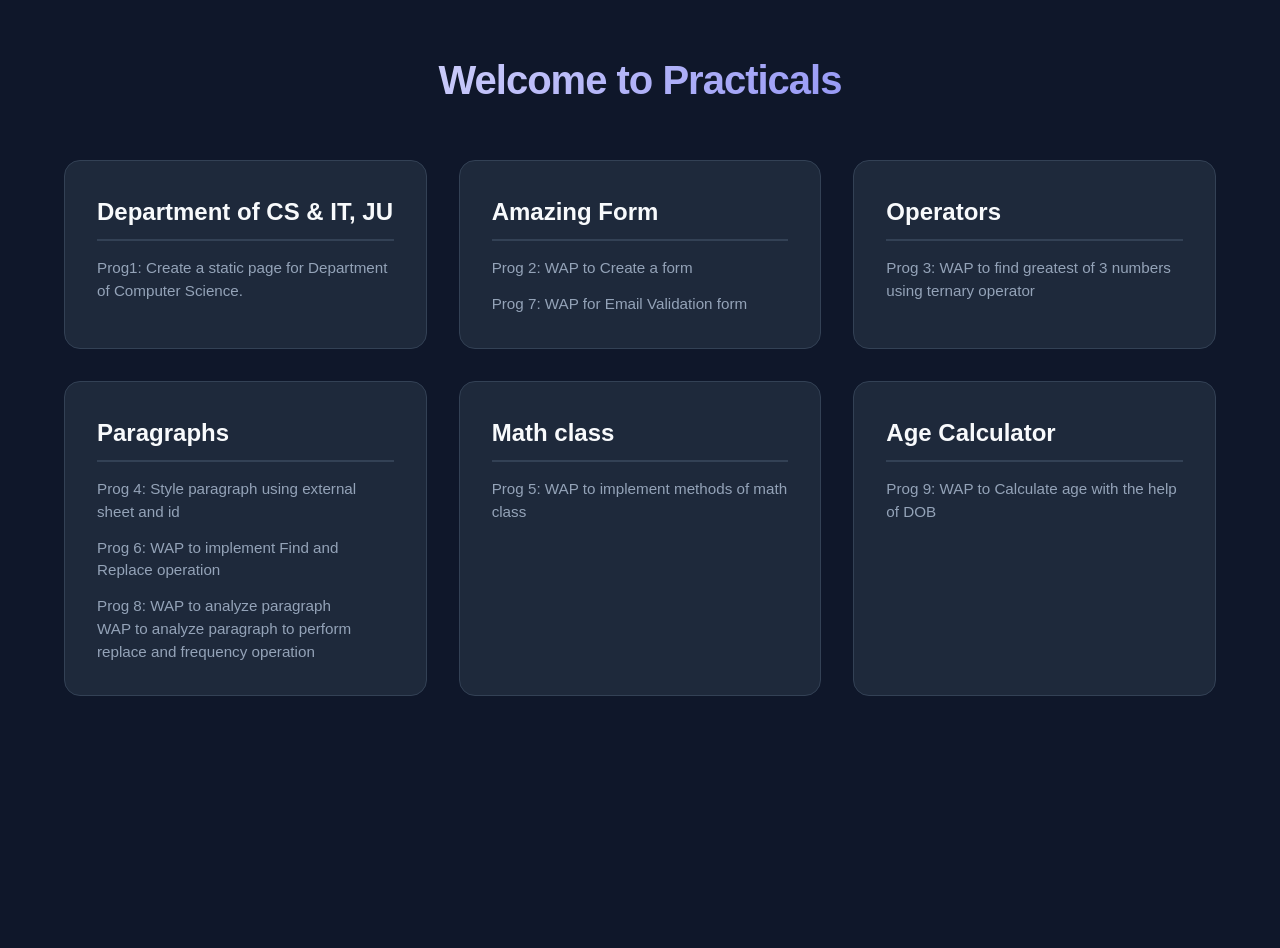
<file: index.html>
<!DOCTYPE html>
<html lang="en">
<head>
    <meta charset="UTF-8">
    <meta name="viewport" content="width=device-width, initial-scale=1.0">
    <link rel="stylesheet" href="style.css">
    <title>Practicals</title>
</head>
<body>
    
    <h1>Welcome to Practicals</h1>

    <div class="linksContainer">
        <a href="./ProgramsPages/Department/index.html">
            <h2>Department of CS & IT, JU</h2>
            <p>Prog1: Create a static page for Department of Computer Science.</p>
        </a>

        <a href="./ProgramsPages/Form/index.html">
            <h2>Amazing Form</h2>
            <p>Prog 2: WAP to Create a form</p>
            <p>Prog 7: WAP for Email Validation form</p>
        </a>

        <a href="./ProgramsPages/Operators/index.html">
            <h2>Operators</h2>
            <p>Prog 3: WAP to find greatest of 3 numbers using ternary operator</p>
        </a>

        <a href="./ProgramsPages/Paragraphs/index.html">
            <h2>Paragraphs</h2>
            <p>Prog 4: Style paragraph using external sheet and id</p>
            <p>Prog 6: WAP to implement Find and Replace operation</p>
            <p>
                Prog 8: WAP to analyze paragraph
                <br>
                WAP to analyze paragraph to perform replace and frequency operation
            </p>
            
        </a>

        <a href="./ProgramsPages/MathClass/index.html">
            <h2>Math class</h2>
            <p>Prog 5: WAP to implement methods of math class</p>
        </a>

        <a href="./ProgramsPages/AgeCalculator/index.html">
            <h2>Age Calculator</h2>
            <p>Prog 9: WAP to Calculate age with the help of DOB</p>
        </a>
    </div>

    <!-- <script src="script.js"></script> -->
</body>
</html>
</file>
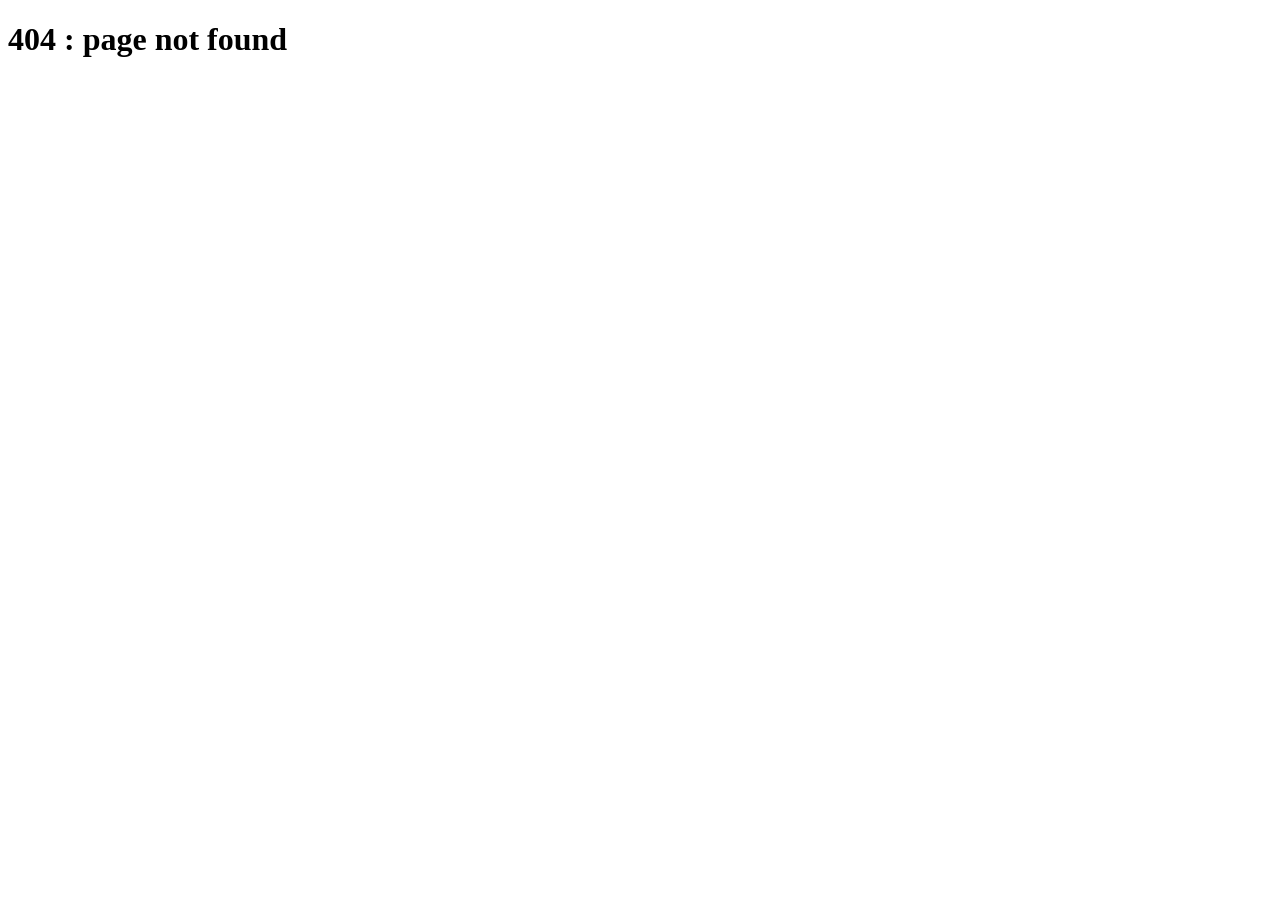
<file: ProgramsPages/index.html>
<!DOCTYPE html>
<html lang="en">
<head>
    <meta charset="UTF-8">
    <meta name="viewport" content="width=device-width, initial-scale=1.0">
    <title>404</title>
</head>
<body>
    <h1>404 : page not found</h1>
</body>
</html>
</file>
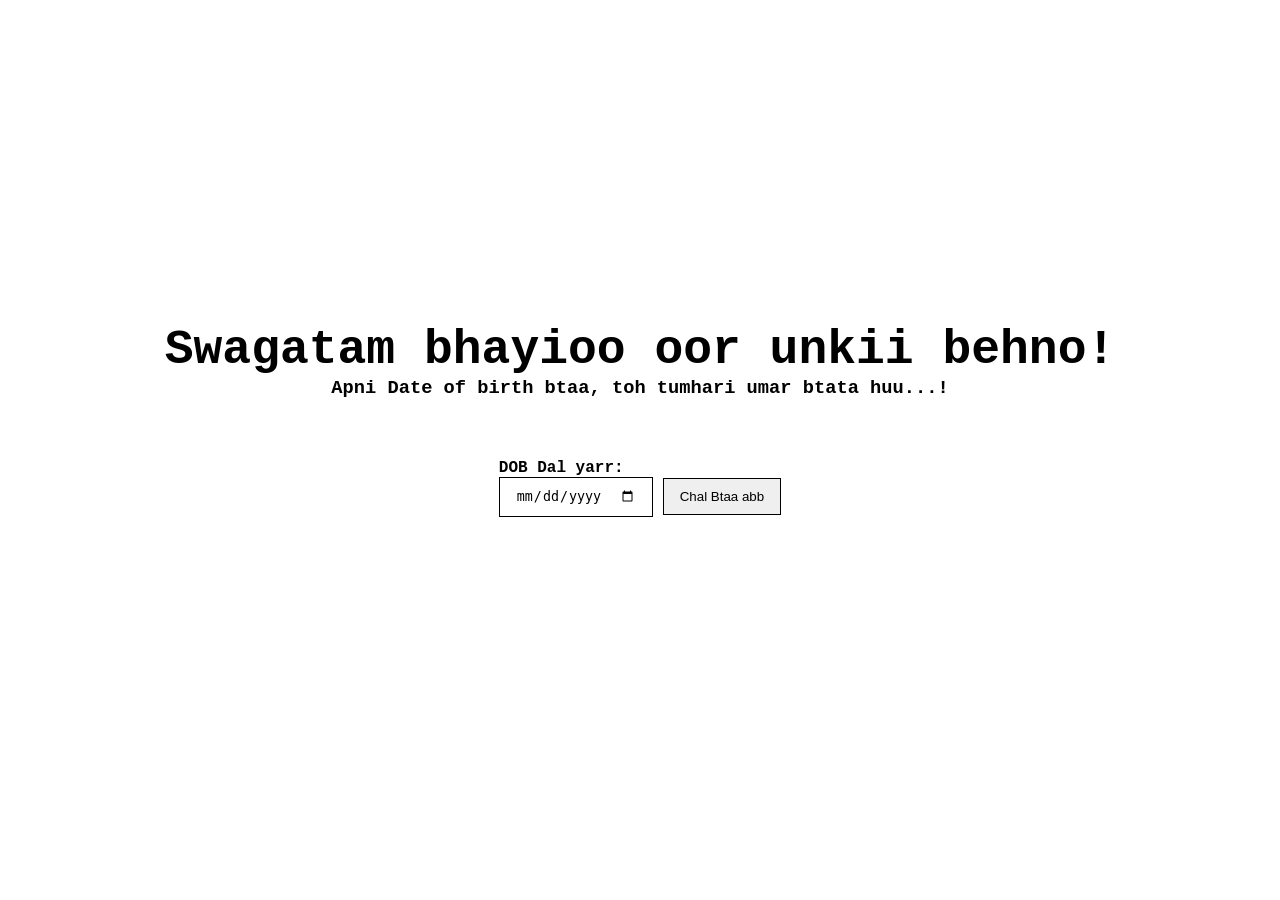
<file: ProgramsPages/AgeCalculator/index.html>
<!DOCTYPE html>
<html lang="en">
<head>
    <meta charset="UTF-8">
    <meta name="viewport" content="width=device-width, initial-scale=1.0">
    <link rel="stylesheet" href="style.css">
    <title>Age Calculator</title>
</head>
<body>
    <div>
        <h1>Swagatam bhayioo oor unkii behno!</h1>
        <h3>Apni Date of birth btaa, toh tumhari umar btata huu...!</h3>
    </div>

    <form id="dobForm">
        <h4>DOB Dal yarr:</h4>
        <input type="date" name="dateOfBirth" id="dobInput">

        <input type="submit" value="Chal Btaa abb">
    </form>

    <h4 id="ageDisplay"></h4>
    <button id="ResetButton">Theek hai jiii</button>

    <script src="script.js"></script>
</body>
</html>
</file>
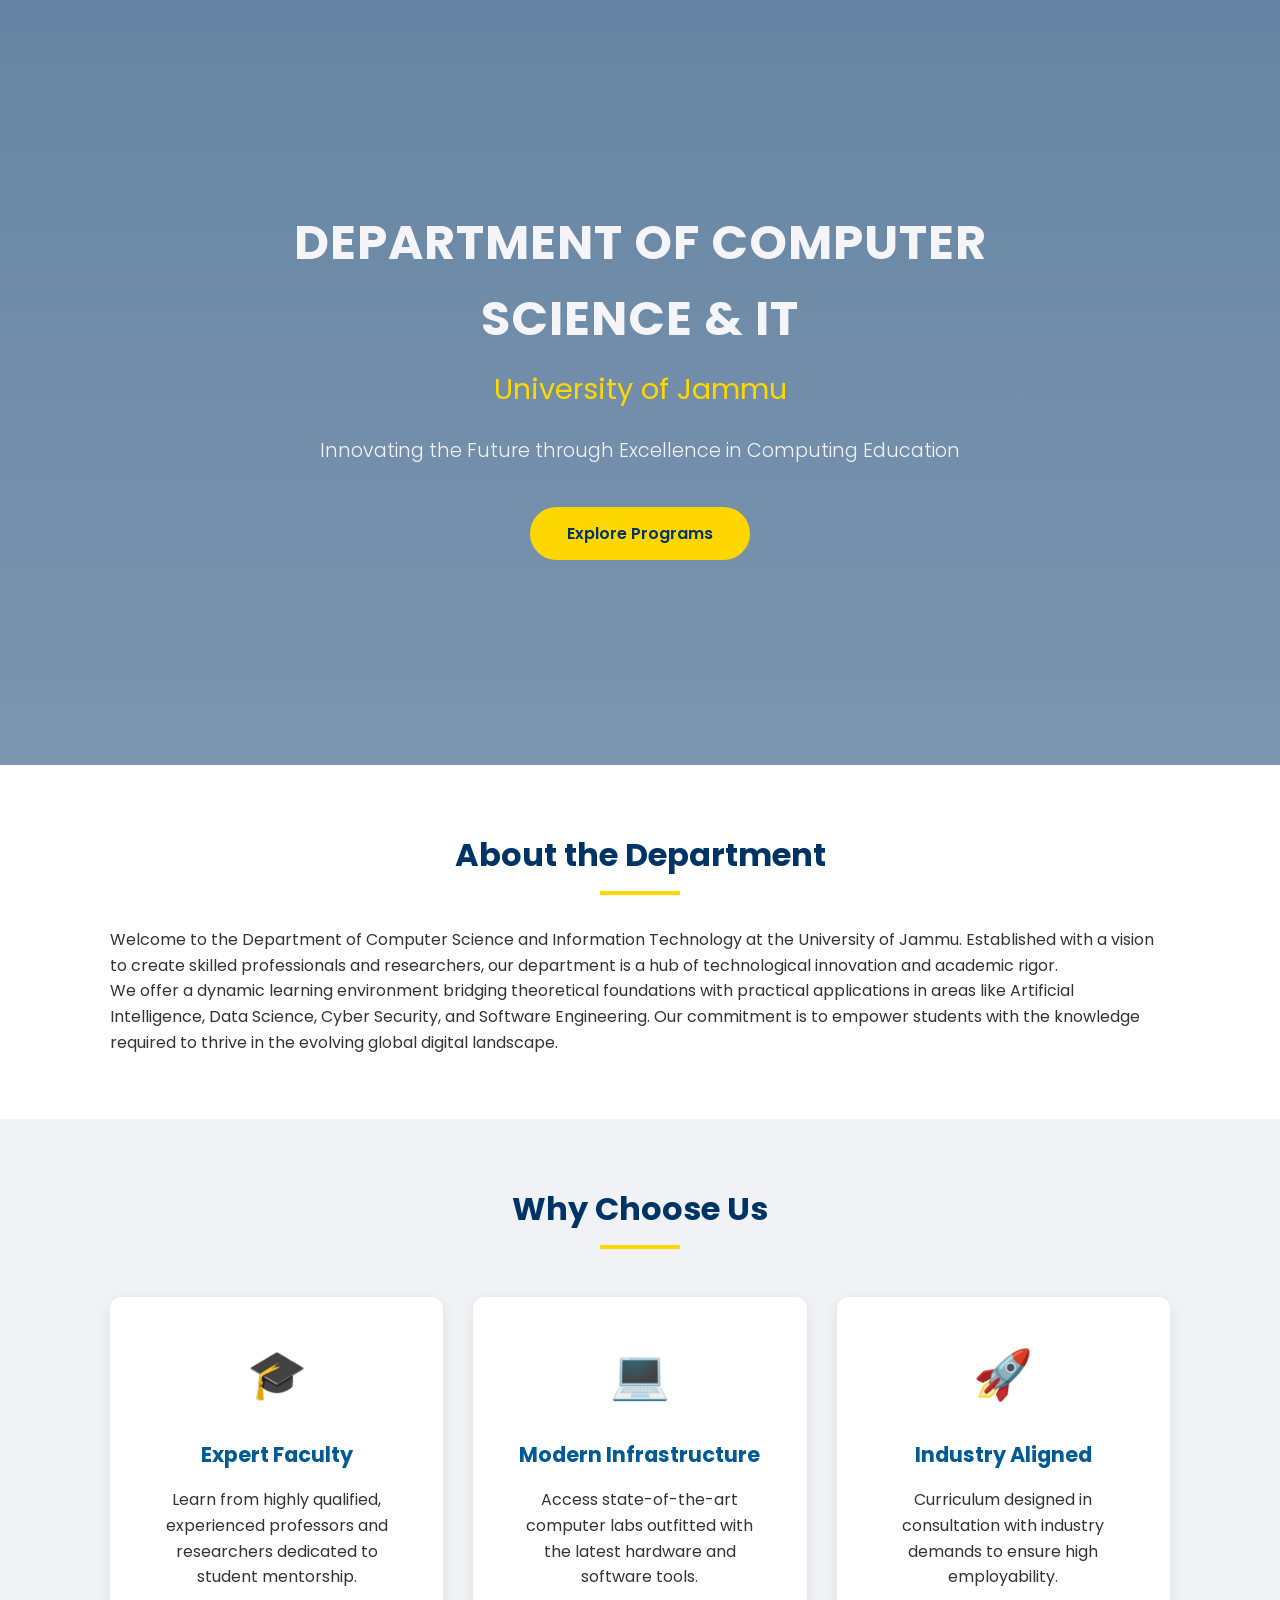
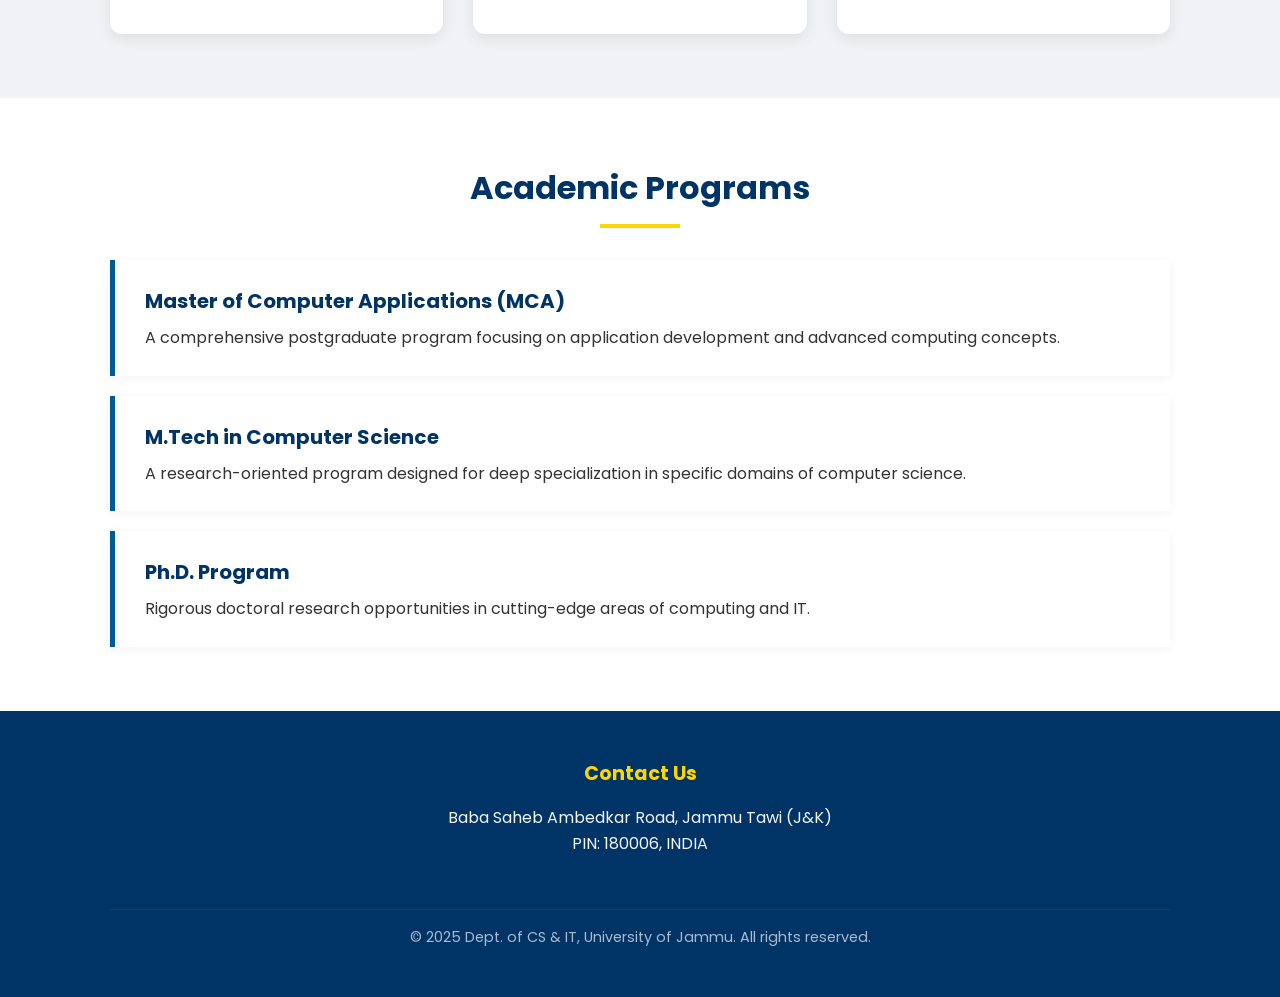
<file: ProgramsPages/Department/index.html>
<!DOCTYPE html>
<html lang="en">
<head>
    <meta charset="UTF-8">
    <meta name="viewport" content="width=device-width, initial-scale=1.0">
    <title>Dept. of CS & IT | University of Jammu</title>
    <link rel="stylesheet" href="style.css">
    <link href="https://fonts.googleapis.com/css2?family=Poppins:wght@300;400;600;700&display=swap" rel="stylesheet">
</head>
<body>

    <header class="hero-section">
        <div class="hero-content">
            <h1>Department of Computer Science & IT</h1>
            <h2>University of Jammu</h2>
            <p class="tagline">Innovating the Future through Excellence in Computing Education</p>
            <a href="#programs" class="btn-primary">Explore Programs</a>
        </div>
    </header>

    <main>
        <section id="about" class="section-container">
            <div class="content-wrapper">
                <h3 class="section-title">About the Department</h3>
                <p>Welcome to the Department of Computer Science and Information Technology at the University of Jammu. Established with a vision to create skilled professionals and researchers, our department is a hub of technological innovation and academic rigor.</p>
                <p>We offer a dynamic learning environment bridging theoretical foundations with practical applications in areas like Artificial Intelligence, Data Science, Cyber Security, and Software Engineering. Our commitment is to empower students with the knowledge required to thrive in the evolving global digital landscape.</p>
            </div>
        </section>

        <section id="highlights" class="section-container bg-light">
            <div class="content-wrapper center-text">
                <h3 class="section-title">Why Choose Us</h3>
                
                <div class="grid-3">
                    <div class="feature-card">
                        <div class="icon">🎓</div>
                        <h4>Expert Faculty</h4>
                        <p>Learn from highly qualified, experienced professors and researchers dedicated to student mentorship.</p>
                    </div>
                    <div class="feature-card">
                        <div class="icon">💻</div>
                        <h4>Modern Infrastructure</h4>
                        <p>Access state-of-the-art computer labs outfitted with the latest hardware and software tools.</p>
                    </div>
                    <div class="feature-card">
                        <div class="icon">🚀</div>
                        <h4>Industry Aligned</h4>
                        <p>Curriculum designed in consultation with industry demands to ensure high employability.</p>
                    </div>
                </div>
            </div>
        </section>

        <section id="programs" class="section-container">
            <div class="content-wrapper">
                 <h3 class="section-title">Academic Programs</h3>
                 <div class="programs-grid">
                     <div class="program-box">
                         <h4>Master of Computer Applications (MCA)</h4>
                         <p>A comprehensive postgraduate program focusing on application development and advanced computing concepts.</p>
                     </div>
                     <div class="program-box">
                         <h4>M.Tech in Computer Science</h4>
                         <p>A research-oriented program designed for deep specialization in specific domains of computer science.</p>
                     </div>
                     <div class="program-box">
                         <h4>Ph.D. Program</h4>
                         <p>Rigorous doctoral research opportunities in cutting-edge areas of computing and IT.</p>
                     </div>
                 </div>
            </div>
        </section>
    </main>

    <footer>
        <div class="content-wrapper footer-content">
            <div>
                <h5>Contact Us</h5>
                <p>Baba Saheb Ambedkar Road, Jammu Tawi (J&K)</p>
                <p>PIN: 180006, INDIA</p>
            </div>
            <div class="copyright">
                <p>&copy; 2025 Dept. of CS & IT, University of Jammu. All rights reserved.</p>
            </div>
        </div>
    </footer>

</body>
</html>
</file>
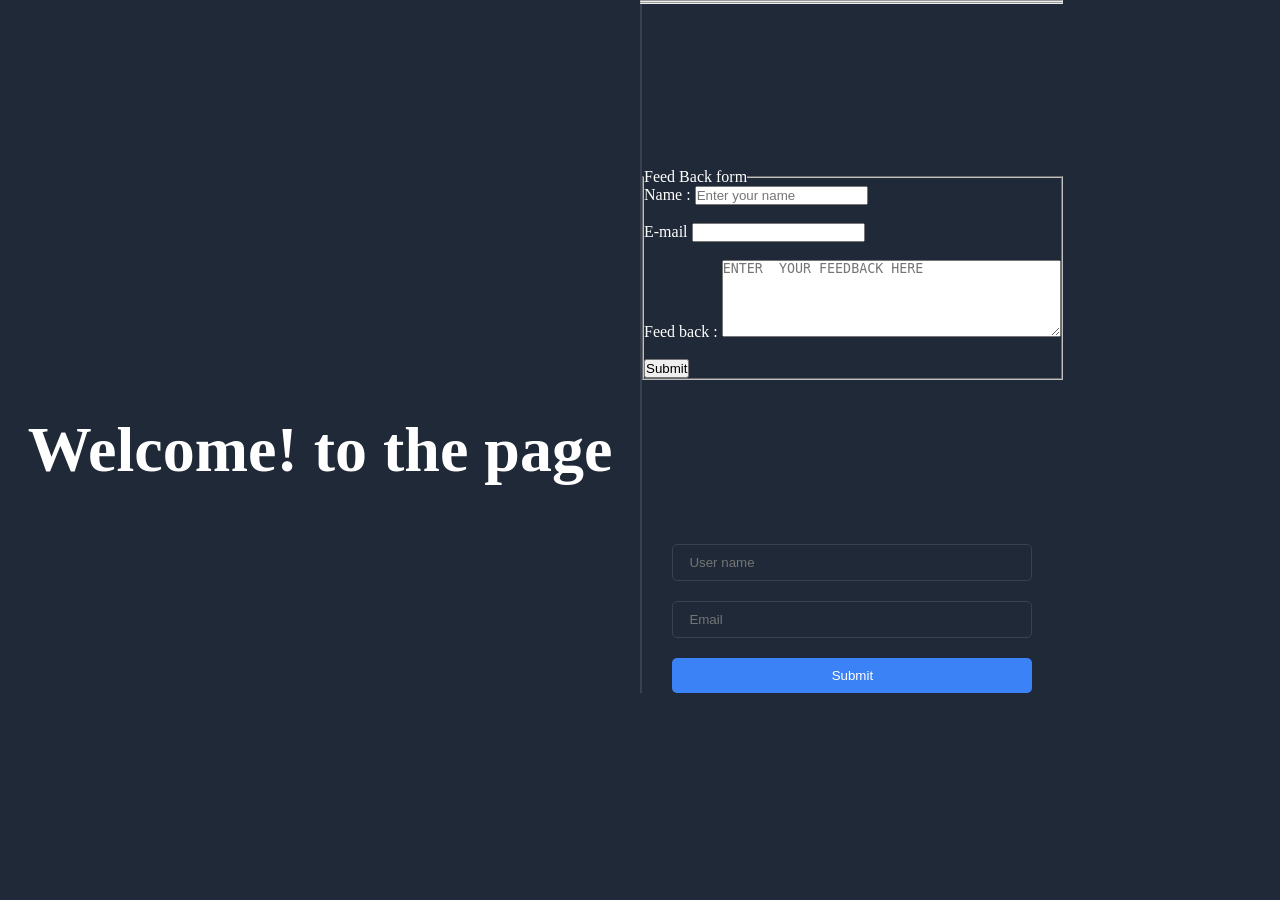
<file: ProgramsPages/Form/index.html>
<!DOCTYPE html>
<html lang="en">

<head>
    <meta charset="UTF-8">
    <meta name="viewport" content="width=device-width, initial-scale=1.0">
    <link rel="stylesheet" href="style.css">
    <title>Email Validation Form</title>
</head>

<body>
    <div>
        <h1>Welcome! to the page </h1>
    </div>

    <section>
        <hr>
        <hr>
    <form action="">
        <fieldset>
            <legend>Feed Back form</legend>
            <label for="Name">Name :</label>
            <input type="text" name="Name" required placeholder="Enter your name">
            <br><br>
            <label for="E-mail">E-mail</label>
            <input type="email" name="E-mail" required placehold="enter your E-mail address">
            <br><br>
            <label for="Feedback">Feed back :</label>
            <textarea name="Feedback" id="Feedback" rows="5" cols="40" placeholder="ENTER  YOUR FEEDBACK HERE"></textarea>
            <br><br>
            <button>Submit</button>
        </fieldset>
    </form>
        <div>
            <form>
                <div>
                    <div>
                        <input type="text" name="userName" placeholder="User name">
                    </div>
                    <div>
                        <input type="email" name="email" id="email" placeholder="Email">
                    </div>

                    <button>Submit</button>
                </div>
            </form>
        </div>
    </section>
    <script src="script.js"></script>
</body>

</html>
</file>
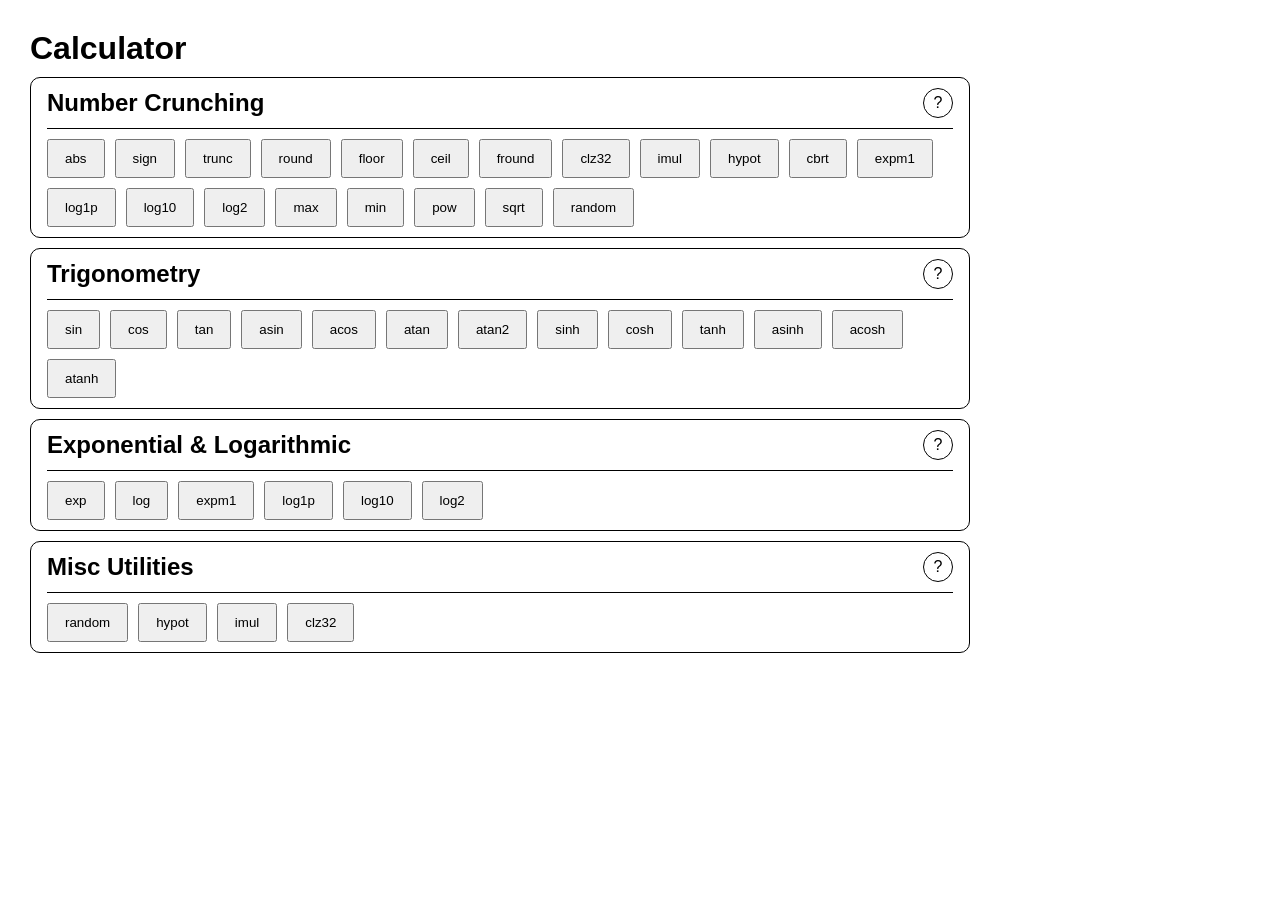
<file: ProgramsPages/MathClass/index.html>
<!DOCTYPE html>
<html lang="en">
<head>
    <meta charset="UTF-8">
    <meta name="viewport" content="width=device-width, initial-scale=1.0">
    <link rel="stylesheet" href="style.css">
    <title>Math class</title>
</head>
<body>
    <h1>Calculator</h1>

    <div id="operations">
        <div>
            <div class="header">
                <h2>Number Crunching</h2>
                <span>?</span>
            </div>
            <div class="methodButtons" id="NumberCrunching">
            </div>
        </div>

        <div>
            <div class="header">
                <h2>Trigonometry</h2>
                <span>?</span>
            </div>
            <div class="methodButtons" id="Trigonometry">
            </div>
        </div>

        <div>
            <div class="header">
                <h2>Exponential & Logarithmic</h2>
                <span>?</span>
            </div>
            <div class="methodButtons" id="Exponential_N_Logarithmic">
            </div>
        </div>

        <div>
            <div class="header">
                <h2>Misc Utilities</h2>
                <span>?</span>
            </div>
            <div class="methodButtons" id="MiscUtilities">
            </div>
        </div>
    </div>


    <div id="inputFieldsContainer">
       <div id="inputs">

       </div>

        <div class="buttonsContainer">
            <button id="addField_btn" onclick="addInputField()">+</button>
            <button id="calculate_btn">calculate</button>
        </div>
    </div>

    <script src="script.js"></script>
</body>
</html>
</file>
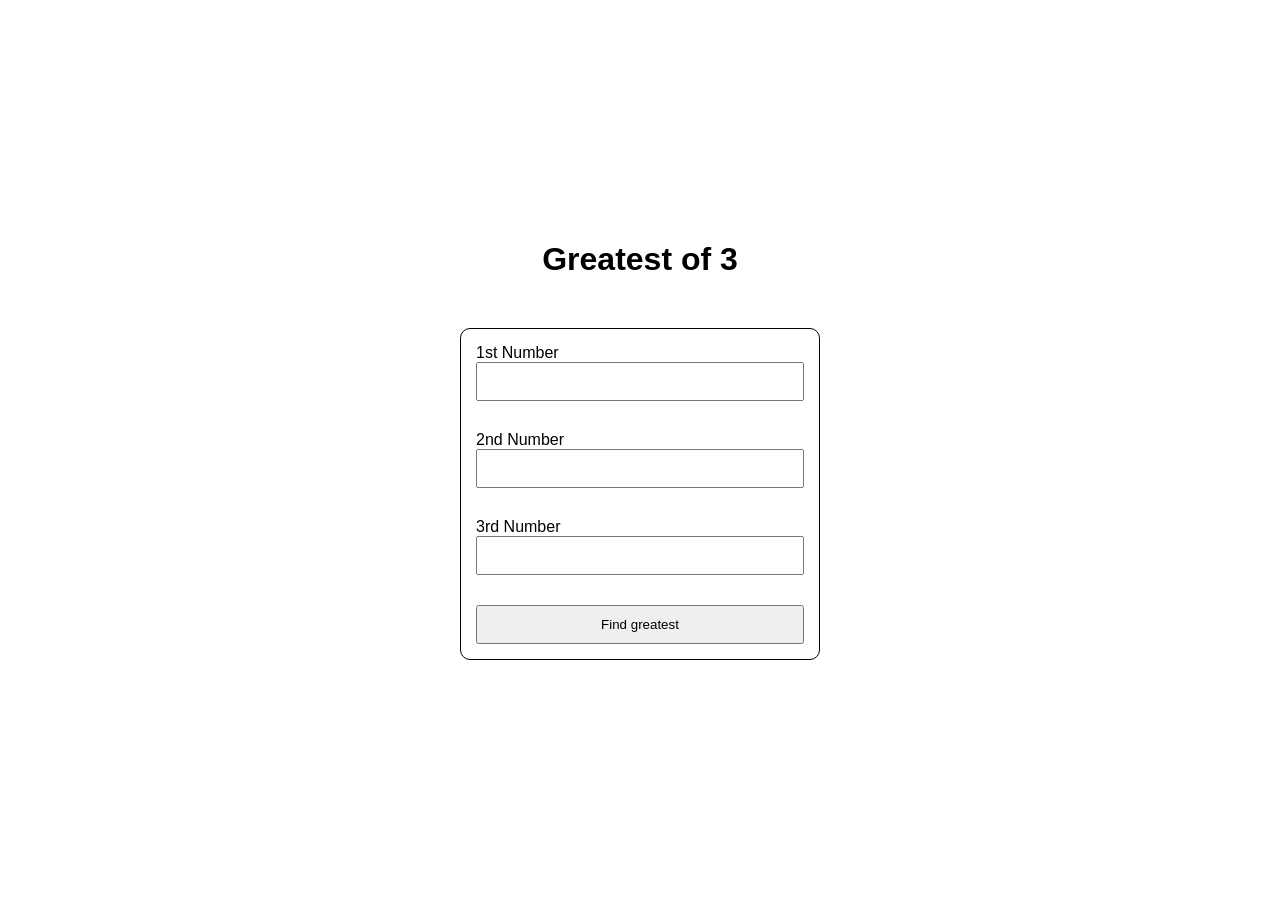
<file: ProgramsPages/Operators/index.html>
<!DOCTYPE html>
<html lang="en">
<head>
    <meta charset="UTF-8">
    <meta name="viewport" content="width=device-width, initial-scale=1.0">
    <link rel="stylesheet" href="style.css">
    <title>Operator</title>
</head>
<body>
    <h1>Greatest of 3</h1>

    <form id="form">    
        <div>
            1st Number
            <input type="number">
        </div>
        <div>
            2nd Number
            <input type="number">
        </div>
         <div>
            3rd Number
            <input type="number">
        </div>
        <button type="submit">Find greatest</button>
    </form>

    <script src="script.js"></script>
</body>
</html>
</file>
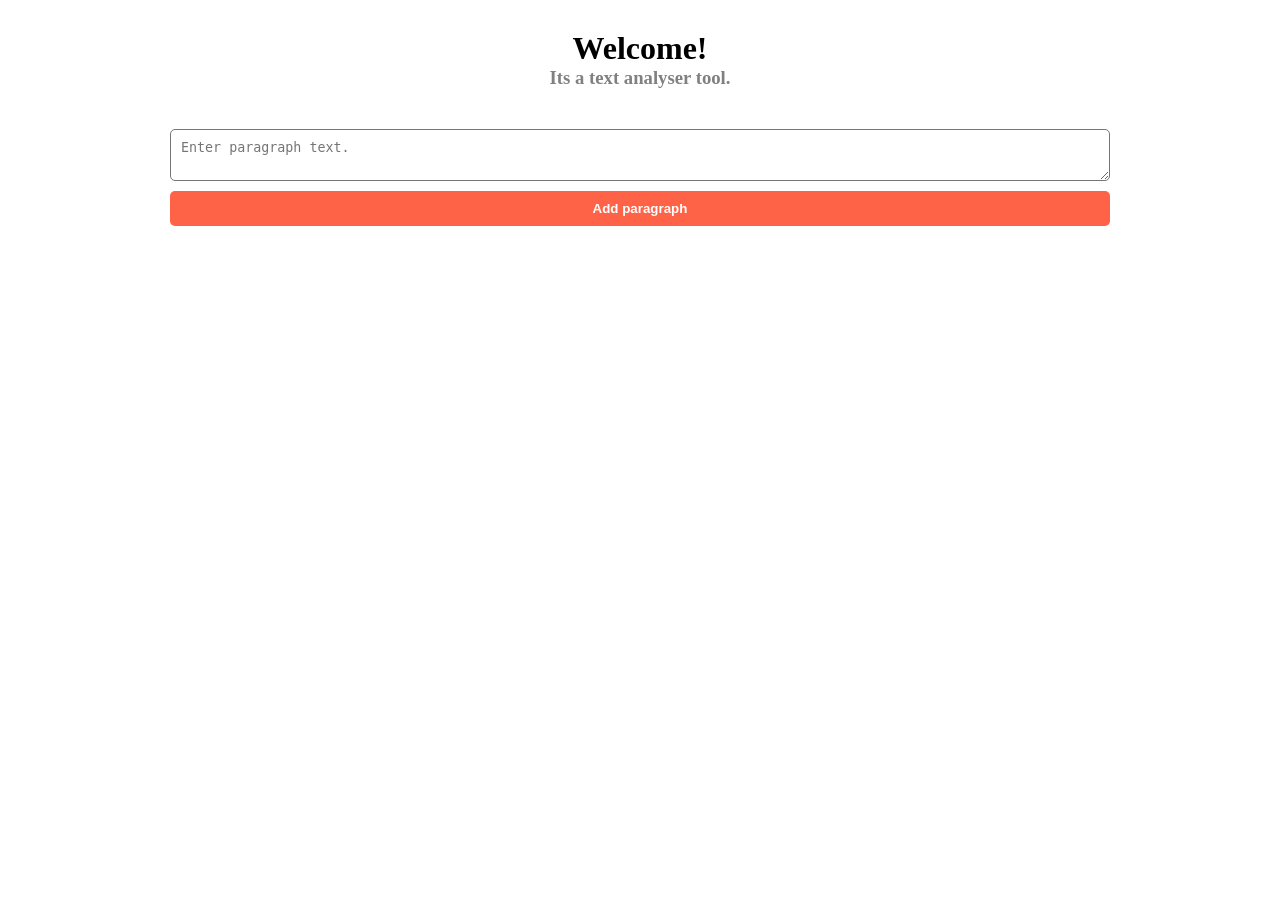
<file: ProgramsPages/Paragraphs/index.html>
<!DOCTYPE html>
<html lang="en">
<head>
    <meta charset="UTF-8">
    <meta name="viewport" content="width=device-width, initial-scale=1.0">
    <link rel="stylesheet" href="style.css">
    <title>Text analysis</title>
</head>
<body>

    <header>
        <h1>Welcome!</h1>
        <h3>Its a text analyser tool.</h3>
    </header>

    <div id="paragraphContainer">
        <p id="paragraph">
        </p>

        <div id="find_replace_container">
            <div>
                <div class="inputSet">
                    <input type="text" id="findField">
                    <button id="findBtn">Find</button>
                </div>
                <span id="frequencyCount"></span>
            </div>

            <div id="replaceFieldset_container">
                <div class="inputSet">
                    <input type="text" id="replaceField">
                    <button id="replaceBtn">Replace All</button>
                </div>
            </div>
        </div>
    </div>

    <div id="form">
        <textarea name="" id="textarea_para" placeholder="Enter paragraph text."></textarea>

        <button type="submit" id="addParagraph">Add paragraph</button>
    </div>

    <script src="script.js"></script>
</body>
</html>
</file>
<file: style.css>
/* 1. Base Setup & Variables */
:root {
    --bg-color: #0f172a;       /* Dark Navy Background */
    --card-bg: #1e293b;        /* Lighter Navy for Cards */
    --text-primary: #f8fafc;   /* White-ish text */
    --text-secondary: #94a3b8; /* Muted grey text */
    --accent-color: #6366f1;   /* Indigo Accent */
    --accent-glow: #818cf8;    /* Lighter accent for hover */
    --card-border: #334155;    /* Subtle border */
    --font-main: 'Segoe UI', Tahoma, Geneva, Verdana, sans-serif;
}

* {
    margin: 0;
    padding: 0;
    box-sizing: border-box;
}

body {
    background-color: var(--bg-color);
    font-family: var(--font-main);
    color: var(--text-primary);
    line-height: 1.6;
    min-height: 100vh;
    padding-bottom: 50px; /* Space at bottom */
}

/* 2. Main Heading Styling */
h1 {
    text-align: center;
    margin: 3rem 0;
    font-size: 2.5rem;
    font-weight: 700;
    /* Create a text gradient */
    background: linear-gradient(135deg, #fff 0%, var(--accent-color) 100%);
    -webkit-background-clip: text;
    -webkit-text-fill-color: transparent;
    letter-spacing: -1px;
}

/* 3. Grid Container Styling */
.linksContainer {
    display: grid;
    /* Responsive columns: creates as many columns as will fit, min width 320px */
    grid-template-columns: repeat(auto-fit, minmax(320px, 1fr));
    gap: 2rem;
    max-width: 1200px;
    margin: 0 auto;
    padding: 0 1.5rem;
}

/* 4. Card (Anchor) Styling */
.linksContainer a {
    background-color: var(--card-bg);
    border: 1px solid var(--card-border);
    border-radius: 16px;
    padding: 2rem;
    text-decoration: none; /* Remove underline */
    transition: all 0.3s ease;
    display: flex;
    flex-direction: column;
    position: relative;
    overflow: hidden;
}

/* Card Heading (h2) */
.linksContainer a h2 {
    color: var(--text-primary);
    font-size: 1.5rem;
    margin-bottom: 1rem;
    border-bottom: 2px solid var(--card-border);
    padding-bottom: 0.5rem;
    transition: color 0.3s ease, border-color 0.3s ease;
}

/* Card Text (p) */
.linksContainer a p {
    color: var(--text-secondary);
    font-size: 0.95rem;
    margin-bottom: 0.8rem;
    line-height: 1.5;
}

/* Last paragraph shouldn't have margin bottom */
.linksContainer a p:last-child {
    margin-bottom: 0;
}

/* 5. Hover Effects (The "Amazing" Part) */

/* Lift the card up */
.linksContainer a:hover {
    border-color: var(--accent-color);
    box-shadow: 0 1px 25px -10px rgba(99, 102, 241, 0.3); 
}

/* Change heading color on hover */
.linksContainer a:hover h2 {
    color: var(--accent-glow);
    border-color: var(--accent-color);
}
</file>
<file: ProgramsPages/AgeCalculator/style.css>
* {
    margin: 0;
    padding: 0;
    box-sizing: border-box;
}


body{
    font-family: 'Courier New', Courier, monospace;
    display: flex;
    flex-direction: column;
    align-items: center;
    justify-content: center;
    gap: 60px;
    height: 100vh;

    & > div{
        text-align: center;
    }
}

h1{
    font-size: 3rem;
}

form input{
    border: 1px solid;
    padding: 10px 16px;
    text-align: left;

}

#ageDisplay{
    text-align: center;
}

#ResetButton{
    display: none;
    padding: 10px 16px;
}
</file>
<file: ProgramsPages/Department/style.css>
/* --- CSS Reset and Variables --- */
:root {
    --primary-color: #003366;   /* Deep University Blue */
    --secondary-color: #005b96; /* Lighter blue for accents */
    --accent-gold: #FFD700;     /* Gold for highlights */
    --text-dark: #333333;       /* Standard dark text */
    --text-light: #f4f4f9;      /* Off-white text */
    --bg-light: #f0f2f5;        /* Light gray background */
    --font-stack: 'Poppins', sans-serif; 
}

* {
    margin: 0;
    padding: 0;
    box-sizing: border-box;
}

html {
    scroll-behavior: smooth;
}

body {
    font-family: var(--font-stack);
    line-height: 1.6;
    color: var(--text-dark);
    background-color: #ffffff;
}

/* --- Utility Classes --- */
.content-wrapper {
    max-width: 1100px;
    margin: 0 auto;
    padding: 0 20px;
}

.section-container {
    padding: 4rem 0;
}

.bg-light {
    background-color: var(--bg-light);
}

.center-text {
    text-align: center;
}

.section-title {
    font-size: 2rem;
    color: var(--primary-color);
    margin-bottom: 2rem;
    text-align: center;
    position: relative;
    padding-bottom: 15px;
}

.section-title::after {
    content: '';
    position: absolute;
    bottom: 0;
    left: 50%;
    transform: translateX(-50%);
    width: 80px;
    height: 4px;
    background-color: var(--accent-gold);
}

/* --- HERO SECTION (With Image & Parallax) --- */
.hero-section {
    height: 85vh; /* Tall hero section */
    min-height: 500px;
    display: flex;
    justify-content: center;
    align-items: center;
    text-align: center;
    color: var(--text-light);
    position: relative;
    
    /* This loads a professional university building image from the internet.
       If you have a local image, replace the URL with 'your-image-name.jpg'
    */
    background: linear-gradient(rgba(0, 51, 102, 0.6), rgba(0, 51, 102, 0.5)), 
                url('https://scontent.fixj2-1.fna.fbcdn.net/v/t39.30808-6/481456500_1603771900280147_7256512136599774745_n.jpg?_nc_cat=111&ccb=1-7&_nc_sid=cc71e4&_nc_ohc=hd-hw6NYen4Q7kNvwGJmvB4&_nc_oc=AdmhCi0OPBpuGXOgqJIvLLIPZKpo1NkabeMjNVgTa6uKvoyheeDbj8wDJaOz8kwmxrw&_nc_zt=23&_nc_ht=scontent.fixj2-1.fna&_nc_gid=oO6_dE_HFNS-7G3VLAUGGA&oh=00_AfhNATDBoXye9H3W0J5PDg8eEO8ncNo8oqDiSLo86cuyMg&oe=693078DC');
    
    background-size: cover;
    background-position: center;
    background-attachment: fixed; /* The Parallax Effect */
}

.hero-content {
    position: relative;
    z-index: 2;
    padding: 20px;
    max-width: 800px;
    animation: fadeIn 1.5s ease-out;
}

/* Hero Text Animation */
@keyframes fadeIn {
    from { opacity: 0; transform: translateY(30px); }
    to { opacity: 1; transform: translateY(0); }
}

.hero-content h1 {
    font-size: 3rem;
    font-weight: 700;
    margin-bottom: 0.5rem;
    text-transform: uppercase;
    letter-spacing: 1px;
}

.hero-content h2 {
    font-size: 1.8rem;
    font-weight: 400;
    margin-bottom: 1.5rem;
    color: var(--accent-gold);
}

.tagline {
    font-size: 1.2rem;
    margin-bottom: 2.5rem;
    font-weight: 300;
}

/* Button Styling */
.btn-primary {
    display: inline-block;
    padding: 12px 35px;
    background-color: var(--accent-gold);
    color: var(--primary-color);
    text-decoration: none;
    font-weight: 600;
    border-radius: 50px;
    transition: all 0.3s ease;
    border: 2px solid var(--accent-gold);
}

.btn-primary:hover {
    background-color: transparent;
    color: var(--accent-gold);
    transform: scale(1.05);
}

/* --- Features Section (Grid) --- */
.grid-3 {
    display: grid;
    grid-template-columns: repeat(auto-fit, minmax(280px, 1fr));
    gap: 30px;
    margin-top: 3rem;
}

.feature-card {
    background: white;
    padding: 2.5rem;
    border-radius: 12px;
    box-shadow: 0 5px 15px rgba(0,0,0,0.08);
    transition: transform 0.3s ease, box-shadow 0.3s ease;
    border-bottom: 4px solid transparent;
}

.feature-card:hover {
    transform: translateY(-10px);
    box-shadow: 0 15px 30px rgba(0,0,0,0.15);
    border-bottom: 4px solid var(--accent-gold);
}

.feature-card .icon {
    font-size: 3rem;
    margin-bottom: 1.5rem;
}

.feature-card h4 {
    font-size: 1.3rem;
    margin-bottom: 1rem;
    color: var(--secondary-color);
}

/* --- Programs Section --- */
.programs-grid {
    display: flex;
    flex-direction: column;
    gap: 20px;
}

.program-box {
    border-left: 5px solid var(--secondary-color);
    background-color: white;
    padding: 25px 30px;
    box-shadow: 0 2px 10px rgba(0,0,0,0.05);
    transition: margin-left 0.3s ease;
}

.program-box:hover {
    margin-left: 10px; /* Slight shift to right on hover */
    border-left-color: var(--accent-gold);
}

.program-box h4 {
    color: var(--primary-color);
    font-size: 1.25rem;
    margin-bottom: 0.5rem;
}

/* --- Footer --- */
footer {
    background-color: var(--primary-color);
    color: var(--text-light);
    padding: 3rem 0;
    text-align: center;
}

.footer-content {
    display: flex;
    flex-direction: column;
    gap: 20px;
}

.footer-content h5 {
    font-size: 1.2rem;
    margin-bottom: 1rem;
    color: var(--accent-gold);
}

.copyright {
    margin-top: 2rem;
    padding-top: 1rem;
    border-top: 1px solid rgba(255,255,255,0.1);
    font-size: 0.9rem;
    opacity: 0.7;
}

/* --- Mobile Responsive --- */
@media (max-width: 768px) {
    .hero-content h1 { font-size: 2.2rem; }
    .hero-content h2 { font-size: 1.4rem; }
    .section-title { font-size: 1.7rem; }
}
</file>
<file: ProgramsPages/Form/style.css>
:root {
    --font_family: "Roboto, sans-serif";
    --accent: #f43f5e;
    --primary: #3b82f6;
    --text_light: #ffffff;
    --background_dark: #1f2937;
    --button_default: #3b82f6;
    --dark_tones_1: #374151;
    --dark_tones_3: #111827;
}

*{
    box-sizing: border-box;
    margin: 0;
    padding: 0;
}

body{
    font-family: var(--font_family);
    width: 100vw;
    height: 100vh;
    display: flex;
    background-color: var(--background_dark);
    color: white;

    & > div{
        width: 50%;
        height: 100vh;
        display: flex;
        align-items: center;
        justify-content: center;

        & > h1{
            font-size: 4rem;
        }
    }
    & form {
        border-left: 2px solid var(--dark_tones_1);
        width: 100%;
        height: 60%;
        display: flex;
        align-items: center;
        justify-content: center;

        & > div{
            display: flex;
            align-items: center;
            justify-content: center;
            flex-direction: column;
            gap: 20px;
            width: 90%;
            max-width: 360px;
            
            & > div{
                width: 100%;
                
                & input{
                    background-color: var(--background_dark);
                    border: 1px solid var(--dark_tones_1);
                    padding: 10px 16px;
                    border-radius: 5px;
                    width: 100%;
                    outline: none;
                    color: var(--text_light);

                    &:focus{
                        border: 1px solid var(--primary);
                    }
                }
            }
            & button{
                background-color: var(--button_default);
                border: none;
                border-radius: 5px;
                padding: 10px 16px;
                width: 100%;
                color: var(--text_light);
            }
        }
    }
}
</file>
<file: ProgramsPages/MathClass/style.css>
*{
    box-sizing: border-box;
    padding: 0;
    margin: 0;
}

body{
    font-family: 'Segoe UI', Tahoma, Geneva, Verdana, sans-serif;
    padding: 30px;
    max-width: 1000px;

    & #operations > div{
        margin-top: 10px;
        border-radius: 10px;
        border: 1px solid;
        padding: 10px 16px;

        & .methodButtons{
            display: flex;
            gap: 10px;
            flex-wrap: wrap;

            & button{
                padding: 10px 16px;
            }
        }

        & .header{
            border-bottom: 1px solid;
            display: flex;
            align-items: center;
            justify-content: space-between;
            width: 100%;
            padding-bottom: 10px;
            margin-bottom: 10px;

            & span{
                border: 1px solid;
                display: flex;
                align-items: center;
                justify-content: center;
                width: 30px;
                height: 30px;
                border-radius: 50%;
            }
        }
    }

    & #inputFieldsContainer{
        position: fixed;
        width: 100%;
        height: 100%;
        background-color: rgb(0, 0, 0, 0.8);
        top: 0;
        bottom: 0;
        left: 0;
        display: flex;
        flex-direction: column;
        align-items: center;
        justify-content: center;
        gap: 10px;
        display: none;

        & > div{
            width: 90%;
            max-width: 300px;

            & input{
                padding: 10px 16px;
                width: 100%;
                margin-bottom: 10px;
                border-radius: 5px;
            }
        }
        & .buttonsContainer{
            display: flex;
            gap: 10px;
            padding: 0;
            & button{
                background-color: tomato;
                color: white;
                outline: none;
                border: 1px solid;
                border-radius: 5px;
                width: 100%;
                padding: 10px 16px;
            }
            & #addField_btn{
                width: 35px;
                height: 30px;
                padding: 0;
                display: flex;
                align-items: center;
                justify-content: center;
                border-radius: 50%;
                font-size: 1.6rem;
                display: none;
            }
        }


    }
}
</file>
<file: ProgramsPages/Operators/style.css>
*{
    box-sizing: border-box;
    padding: 0;
    margin: 0;
}


body{
    font-family: 'Franklin Gothic Medium', 'Arial Narrow', Arial, sans-serif;
    display: flex;
    width: 100%;
    height: 100vh;
    align-items: center;
    justify-content: center;
    flex-direction: column;
    gap: 50px;

    
    
    & form{
        display: flex;
        flex-direction: column;
        gap: 30px;
        border: 1px solid;
        width: 360px;
        padding: 15px;
        border-radius: 10px;

        & input{
            width: 100%;
            padding: 10px 16px;
        }
        & button{
            padding: 10px 16px;
        }
    }
}
</file>
<file: ProgramsPages/Paragraphs/style.css>
*{
    box-sizing: border-box;
    padding: 0;
    margin: 0;
}

body{
    max-width: 1000px;
    margin: auto;
    padding: 30px;
    /* text-align: center; */
    display: flex;
    flex-direction: column;
    gap: 40px;

    & header{
        text-align: center;

        & h3{
            color: gray;
        }
    }

    & #paragraphContainer{
        display: none;

        & .highlight{
            background-color: rgb(255, 225, 0);
        }

        & #find_replace_container{
            margin-top: 10px;
            display: flex;
            flex-direction: column;
            gap: 10px;

            & div{
                display: flex;
                align-items: flex-end;

                & .inputSet{
                    border: 1px solid gray;
                    border-radius: 5px;
                    overflow: hidden;
                    margin-right: 10px;
                }
            }

            & #replaceFieldset_container{
                display: none;
            }

            & button, input{
                padding: 10px 16px;
                margin: 0;
                width: 200px;
                border: none;
                outline: none;
            }

            & button{
                width: 100px;
                background-color: #ff7979;
                color: white;
            }
        }
    }

    & #form{
        display: flex;
        flex-direction: column;

        & textarea{
            resize: vertical;
            padding: 10px;
            border-radius: 5px;
            min-height: 3rem;
        }

        & #addParagraph{
            padding: 10px 16px;
            margin-top: 10px;
            background-color: tomato;
            border: none;
            outline: none;
            border-radius: 5px;
            color: white;
            font-weight: bold;
        }
    }
}
</file>
